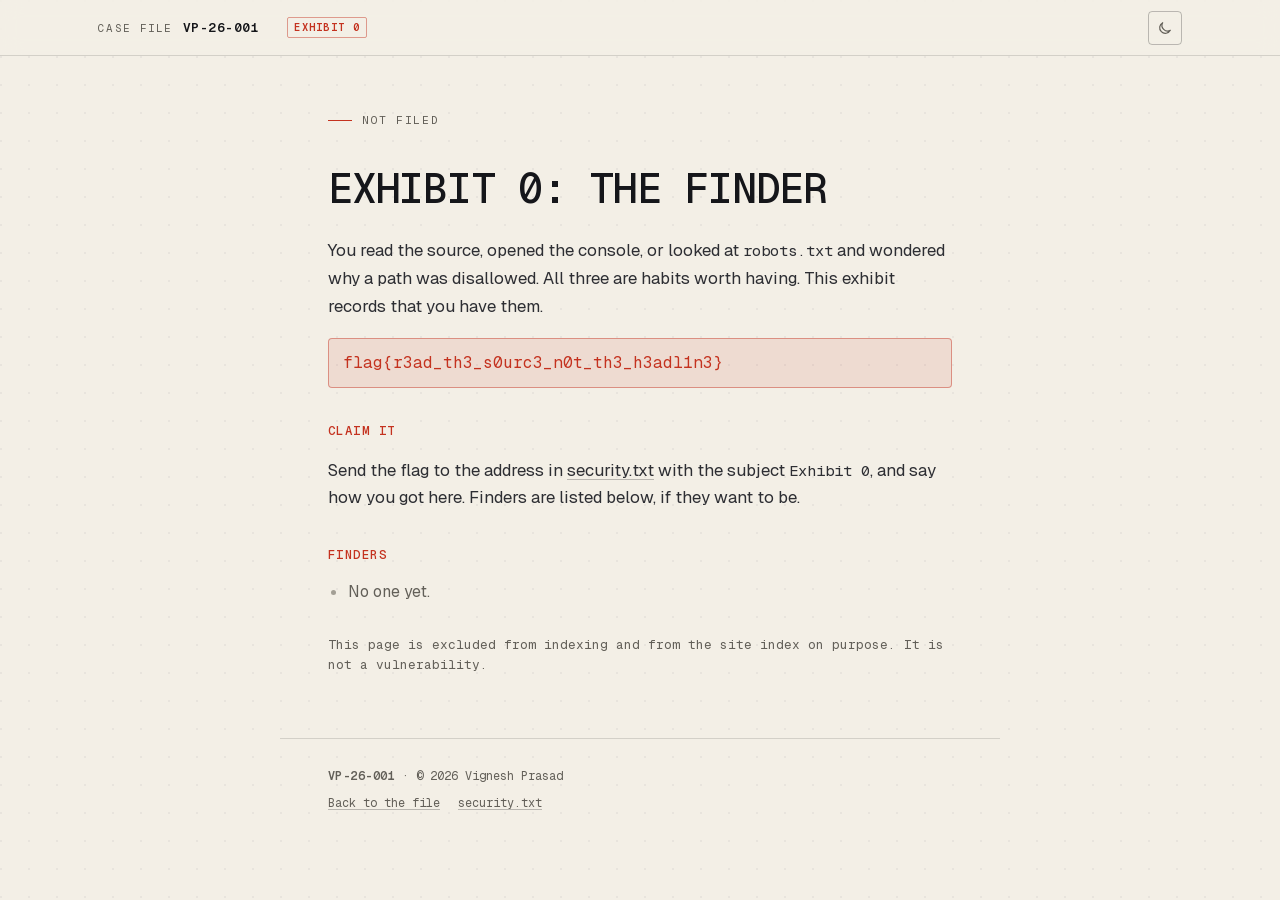
<file: exhibit-0/index.html>
<!doctype html>
<html lang="en" class="no-js">
<head>
<meta charset="utf-8">
<meta name="viewport" content="width=device-width, initial-scale=1, viewport-fit=cover">
<meta http-equiv="Content-Security-Policy" content="default-src 'none'; script-src 'self' 'sha256-ZfINbhOCXLqWs5/Qzg63HcHtY2dSsO7Wtbf2zIGNvVc='; style-src 'self'; img-src 'self' data:; font-src 'self'; connect-src 'self'; form-action 'self'; base-uri 'none'; object-src 'none'; manifest-src 'self'; require-trusted-types-for 'script'">
<title>Exhibit 0 · Vignesh Prasad</title>
<meta name="description" content="Exhibit 0. Case file VP-26-001, Vignesh Prasad.">
<meta name="robots" content="noindex, nofollow">
<meta name="color-scheme" content="dark light">
<meta name="referrer" content="no-referrer">
<link rel="icon" href="/assets/icon/favicon.svg" type="image/svg+xml">
<link rel="icon" href="/assets/icon/favicon-32.png" sizes="32x32" type="image/png">
<link rel="apple-touch-icon" href="/assets/icon/apple-touch-icon.png">
<link rel="stylesheet" href="/styles.css">
<script>(function(){try{var t=localStorage.getItem('theme');if(t==='light'||t==='dark'){document.documentElement.setAttribute('data-theme',t)}}catch(e){}document.documentElement.classList.replace('no-js','js')})()</script>
<script src="/main.js" defer></script>
</head>
<body>
<a class="skip" href="#main">Skip to content</a>
<header class="masthead" role="banner">
  <div class="masthead-row">
    <a class="file-no" href="/"><span class="file-no-label">Case file</span><span class="file-no-id">VP-26-001</span></a>
    <p class="masthead-status"><span class="stamp-inline">Exhibit 0</span></p>
    <div class="masthead-controls">
      <button class="theme-toggle" id="theme-toggle" type="button" aria-pressed="false" aria-label="Switch to light theme" title="Toggle light / dark">
        <svg class="ico ico-sun" viewBox="0 0 24 24" aria-hidden="true"><circle cx="12" cy="12" r="4"/><path d="M12 2v3M12 19v3M2 12h3M19 12h3M4.9 4.9l2.1 2.1M17 17l2.1 2.1M4.9 19.1 7 17M17 7l2.1-2.1"/></svg>
        <svg class="ico ico-moon" viewBox="0 0 24 24" aria-hidden="true"><path d="M20 15.5A8.5 8.5 0 0 1 8.5 4a8.5 8.5 0 1 0 11.5 11.5Z"/></svg>
      </button>
    </div>
  </div>
</header>
<main id="main" class="page">
<p class="eyebrow"><span>Not filed</span></p>
<h1 class="page-h">Exhibit 0: the finder</h1>
<p class="prose-lead">You read the source, opened the console, or looked at <code>robots.txt</code> and wondered why a path was disallowed. All three are habits worth having. This exhibit records that you have them.</p>
<pre class="snippet flag">flag{r3ad_th3_s0urc3_n0t_th3_h3adl1n3}</pre>
<h2>Claim it</h2>
<p class="prose-lead">Send the flag to the address in <a href="/.well-known/security.txt">security.txt</a> with the subject <code>Exhibit 0</code>, and say how you got here. Finders are listed below, if they want to be.</p>
<h2>Finders</h2>
<ul class="page-list placeholder-list"><li>No one yet.</li></ul>
<p class="page-meta">This page is excluded from indexing and from the site index on purpose. It is not a vulnerability.</p>
</main>
<footer class="colophon page-foot"><p><span class="file-no-id">VP-26-001</span> · © 2026 Vignesh Prasad</p><p class="colophon-links"><a href="/">Back to the file</a><a href="/.well-known/security.txt">security.txt</a></p></footer>
</body>
</html>
</file>
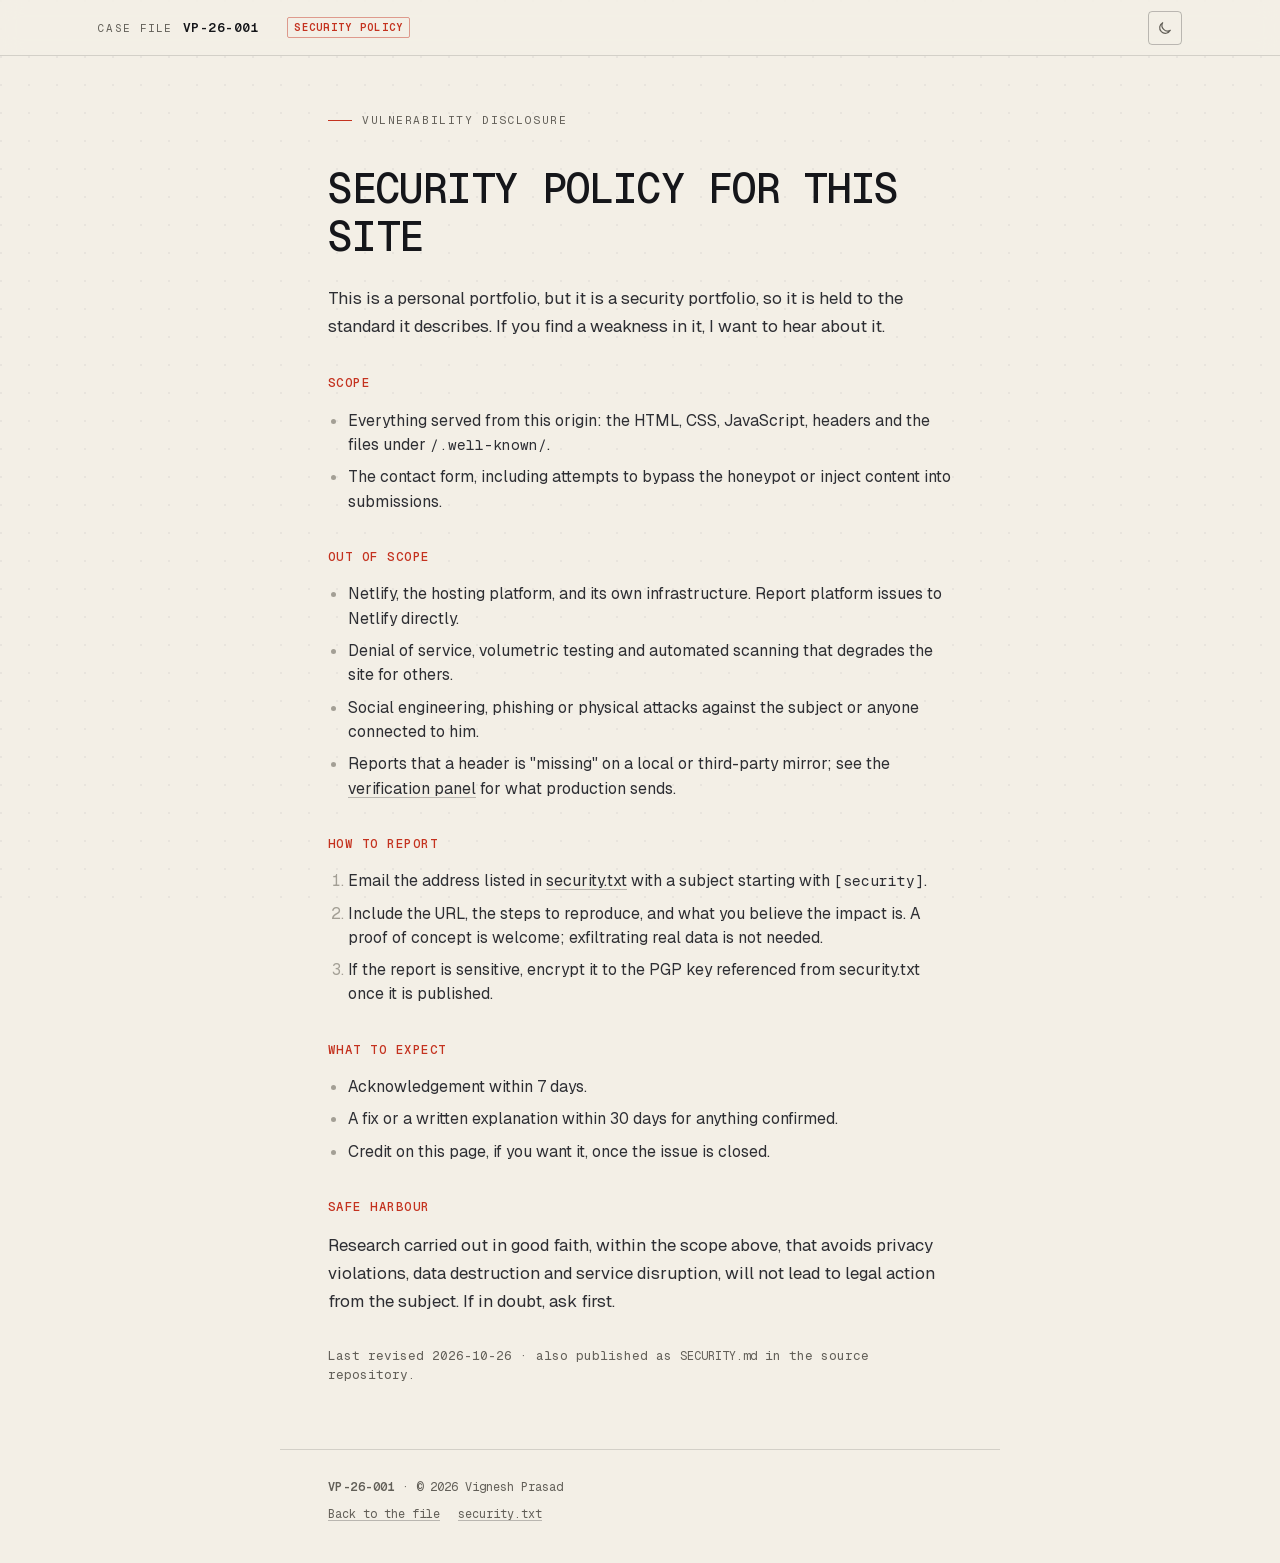
<file: security/index.html>
<!doctype html>
<html lang="en" class="no-js">
<head>
<meta charset="utf-8">
<meta name="viewport" content="width=device-width, initial-scale=1, viewport-fit=cover">
<meta http-equiv="Content-Security-Policy" content="default-src 'none'; script-src 'self' 'sha256-ZfINbhOCXLqWs5/Qzg63HcHtY2dSsO7Wtbf2zIGNvVc='; style-src 'self'; img-src 'self' data:; font-src 'self'; connect-src 'self'; form-action 'self'; base-uri 'none'; object-src 'none'; manifest-src 'self'; require-trusted-types-for 'script'">
<title>Security policy · Vignesh Prasad</title>
<meta name="description" content="Security policy. Case file VP-26-001, Vignesh Prasad.">

<meta name="color-scheme" content="dark light">
<meta name="referrer" content="no-referrer">
<link rel="icon" href="/assets/icon/favicon.svg" type="image/svg+xml">
<link rel="icon" href="/assets/icon/favicon-32.png" sizes="32x32" type="image/png">
<link rel="apple-touch-icon" href="/assets/icon/apple-touch-icon.png">
<link rel="stylesheet" href="/styles.css">
<script>(function(){try{var t=localStorage.getItem('theme');if(t==='light'||t==='dark'){document.documentElement.setAttribute('data-theme',t)}}catch(e){}document.documentElement.classList.replace('no-js','js')})()</script>
<script src="/main.js" defer></script>
</head>
<body>
<a class="skip" href="#main">Skip to content</a>
<header class="masthead" role="banner">
  <div class="masthead-row">
    <a class="file-no" href="/"><span class="file-no-label">Case file</span><span class="file-no-id">VP-26-001</span></a>
    <p class="masthead-status"><span class="stamp-inline">Security policy</span></p>
    <div class="masthead-controls">
      <button class="theme-toggle" id="theme-toggle" type="button" aria-pressed="false" aria-label="Switch to light theme" title="Toggle light / dark">
        <svg class="ico ico-sun" viewBox="0 0 24 24" aria-hidden="true"><circle cx="12" cy="12" r="4"/><path d="M12 2v3M12 19v3M2 12h3M19 12h3M4.9 4.9l2.1 2.1M17 17l2.1 2.1M4.9 19.1 7 17M17 7l2.1-2.1"/></svg>
        <svg class="ico ico-moon" viewBox="0 0 24 24" aria-hidden="true"><path d="M20 15.5A8.5 8.5 0 0 1 8.5 4a8.5 8.5 0 1 0 11.5 11.5Z"/></svg>
      </button>
    </div>
  </div>
</header>
<main id="main" class="page">
<p class="eyebrow"><span>Vulnerability disclosure</span></p>
<h1 class="page-h">Security policy for this site</h1>
<p class="prose-lead">This is a personal portfolio, but it is a security portfolio, so it is held to the standard it describes. If you find a weakness in it, I want to hear about it.</p>

<h2>Scope</h2>
<ul class="page-list">
  <li>Everything served from this origin: the HTML, CSS, JavaScript, headers and the files under <code>/.well-known/</code>.</li>
  <li>The contact form, including attempts to bypass the honeypot or inject content into submissions.</li>
</ul>
<h2>Out of scope</h2>
<ul class="page-list">
  <li>Netlify, the hosting platform, and its own infrastructure. Report platform issues to Netlify directly.</li>
  <li>Denial of service, volumetric testing and automated scanning that degrades the site for others.</li>
  <li>Social engineering, phishing or physical attacks against the subject or anyone connected to him.</li>
  <li>Reports that a header is "missing" on a local or third-party mirror; see the <a href="/#verify">verification panel</a> for what production sends.</li>
</ul>
<h2>How to report</h2>
<ol class="page-list">
  <li>Email the address listed in <a href="/.well-known/security.txt">security.txt</a> with a subject starting with <code>[security]</code>.</li>
  <li>Include the URL, the steps to reproduce, and what you believe the impact is. A proof of concept is welcome; exfiltrating real data is not needed.</li>
  <li>If the report is sensitive, encrypt it to the PGP key referenced from security.txt once it is published.</li>
</ol>
<h2>What to expect</h2>
<ul class="page-list">
  <li>Acknowledgement within 7 days.</li>
  <li>A fix or a written explanation within 30 days for anything confirmed.</li>
  <li>Credit on this page, if you want it, once the issue is closed.</li>
</ul>
<h2>Safe harbour</h2>
<p class="prose-lead">Research carried out in good faith, within the scope above, that avoids privacy violations, data destruction and service disruption, will not lead to legal action from the subject. If in doubt, ask first.</p>
<p class="page-meta">Last revised 2026-10-26 · also published as <code>SECURITY.md</code> in the source repository.</p>
</main>
<footer class="colophon page-foot"><p><span class="file-no-id">VP-26-001</span> · © 2026 Vignesh Prasad</p><p class="colophon-links"><a href="/">Back to the file</a><a href="/.well-known/security.txt">security.txt</a></p></footer>
</body>
</html>
</file>
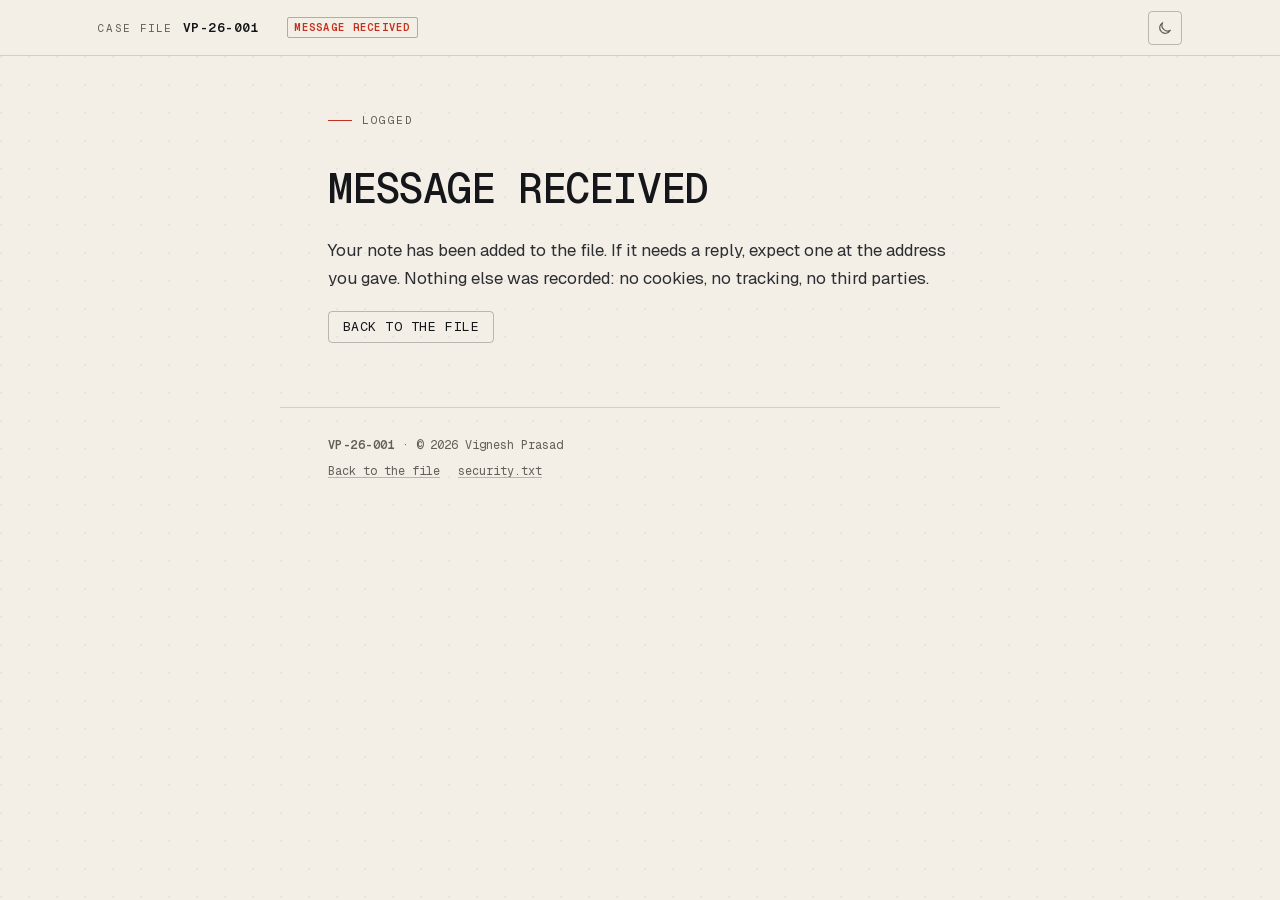
<file: sent/index.html>
<!doctype html>
<html lang="en" class="no-js">
<head>
<meta charset="utf-8">
<meta name="viewport" content="width=device-width, initial-scale=1, viewport-fit=cover">
<meta http-equiv="Content-Security-Policy" content="default-src 'none'; script-src 'self' 'sha256-ZfINbhOCXLqWs5/Qzg63HcHtY2dSsO7Wtbf2zIGNvVc='; style-src 'self'; img-src 'self' data:; font-src 'self'; connect-src 'self'; form-action 'self'; base-uri 'none'; object-src 'none'; manifest-src 'self'; require-trusted-types-for 'script'">
<title>Message received · Vignesh Prasad</title>
<meta name="description" content="Message received. Case file VP-26-001, Vignesh Prasad.">
<meta name="robots" content="noindex, nofollow">
<meta name="color-scheme" content="dark light">
<meta name="referrer" content="no-referrer">
<link rel="icon" href="/assets/icon/favicon.svg" type="image/svg+xml">
<link rel="icon" href="/assets/icon/favicon-32.png" sizes="32x32" type="image/png">
<link rel="apple-touch-icon" href="/assets/icon/apple-touch-icon.png">
<link rel="stylesheet" href="/styles.css">
<script>(function(){try{var t=localStorage.getItem('theme');if(t==='light'||t==='dark'){document.documentElement.setAttribute('data-theme',t)}}catch(e){}document.documentElement.classList.replace('no-js','js')})()</script>
<script src="/main.js" defer></script>
</head>
<body>
<a class="skip" href="#main">Skip to content</a>
<header class="masthead" role="banner">
  <div class="masthead-row">
    <a class="file-no" href="/"><span class="file-no-label">Case file</span><span class="file-no-id">VP-26-001</span></a>
    <p class="masthead-status"><span class="stamp-inline">Message received</span></p>
    <div class="masthead-controls">
      <button class="theme-toggle" id="theme-toggle" type="button" aria-pressed="false" aria-label="Switch to light theme" title="Toggle light / dark">
        <svg class="ico ico-sun" viewBox="0 0 24 24" aria-hidden="true"><circle cx="12" cy="12" r="4"/><path d="M12 2v3M12 19v3M2 12h3M19 12h3M4.9 4.9l2.1 2.1M17 17l2.1 2.1M4.9 19.1 7 17M17 7l2.1-2.1"/></svg>
        <svg class="ico ico-moon" viewBox="0 0 24 24" aria-hidden="true"><path d="M20 15.5A8.5 8.5 0 0 1 8.5 4a8.5 8.5 0 1 0 11.5 11.5Z"/></svg>
      </button>
    </div>
  </div>
</header>
<main id="main" class="page">
<p class="eyebrow"><span>Logged</span></p>
<h1 class="page-h">Message received</h1>
<p class="prose-lead">Your note has been added to the file. If it needs a reply, expect one at the address you gave. Nothing else was recorded: no cookies, no tracking, no third parties.</p>
<p><a class="btn" href="/">Back to the file</a></p>
</main>
<footer class="colophon page-foot"><p><span class="file-no-id">VP-26-001</span> · © 2026 Vignesh Prasad</p><p class="colophon-links"><a href="/">Back to the file</a><a href="/.well-known/security.txt">security.txt</a></p></footer>
</body>
</html>
</file>
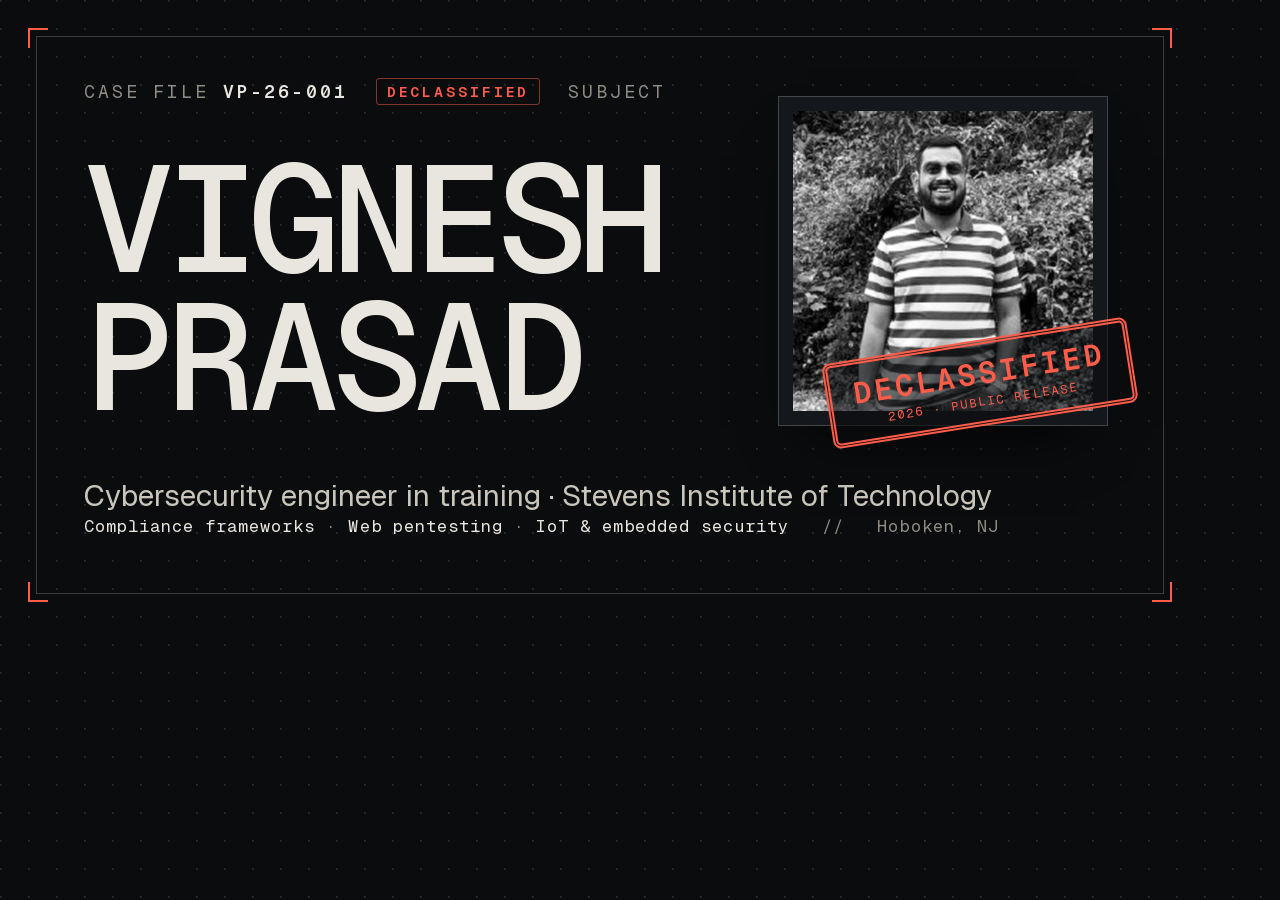
<file: scripts/og.html>
<!doctype html>
<html lang="en"><head><meta charset="utf-8">
<style>
@font-face{font-family:"Geist Mono";src:url("../fonts/geist-mono-latin.woff2") format("woff2");font-weight:100 900}
@font-face{font-family:"Geist";src:url("../fonts/geist-latin.woff2") format("woff2");font-weight:100 900}
html,body{margin:0;width:1200px;height:630px;overflow:hidden}
body{background:#0b0c0e;color:#e9e6df;font-family:"Geist Mono",monospace;position:relative;
  background-image:radial-gradient(circle at 1px 1px, rgba(233,230,223,.12) 1px, transparent 1.2px);background-size:28px 28px}
.frame{position:absolute;inset:36px;border:1px solid rgba(233,230,223,.22)}
.reg{position:absolute;width:18px;height:18px;border:0 solid #ff5c4a}
.tl{top:28px;left:28px;border-top-width:2px;border-left-width:2px}.tr{top:28px;right:28px;border-top-width:2px;border-right-width:2px}
.bl{bottom:28px;left:28px;border-bottom-width:2px;border-left-width:2px}.br{bottom:28px;right:28px;border-bottom-width:2px;border-right-width:2px}
.top{position:absolute;left:84px;top:78px;font-size:18px;letter-spacing:.16em;text-transform:uppercase;color:#8f8c83;display:flex;gap:28px;align-items:center}
.top b{color:#e9e6df;font-weight:600}
.top .st{color:#ff5c4a;border:1.5px solid rgba(255,92,74,.5);padding:3px 10px;border-radius:3px;font-size:15px;font-weight:600}
h1{position:absolute;left:84px;top:150px;margin:0;font-size:150px;line-height:.92;letter-spacing:-.05em;font-weight:500;text-transform:uppercase}
.role{position:absolute;left:84px;top:446px;font-family:"Geist",sans-serif;font-size:30px;color:#c9c5bb}
.foot{position:absolute;left:84px;bottom:76px;font-size:17px;color:#8f8c83;letter-spacing:.06em}
.foot span{color:#e9e6df}
.photo{position:absolute;right:92px;top:96px;width:300px;height:300px;padding:14px;background:#14171b;border:1px solid rgba(233,230,223,.22);box-shadow:0 30px 60px -30px #000}
.photo img{width:100%;height:100%;object-fit:cover;filter:grayscale(1) contrast(1.05);display:block}
.stamp{position:absolute;right:66px;top:340px;transform:rotate(-9deg);padding:12px 22px;border:5px double #ff5c4a;border-radius:8px;color:#ff5c4a;text-align:center;text-transform:uppercase;letter-spacing:.2em;line-height:1.1;background:rgba(11,12,14,.6)}
.stamp span{display:block;font-size:30px;font-weight:600}.stamp small{display:block;font-size:12px;letter-spacing:.18em;margin-top:6px}
</style></head><body>
<div class="frame"></div><i class="reg tl"></i><i class="reg tr"></i><i class="reg bl"></i><i class="reg br"></i>
<div class="top"><span>Case file <b>VP-26-001</b></span><span class="st">Declassified</span><span>Subject</span></div>
<h1>Vignesh<br>Prasad</h1>
<p class="role">Cybersecurity engineer in training · Stevens Institute of Technology</p>
<p class="foot"><span>Compliance frameworks</span> · <span>Web pentesting</span> · <span>IoT &amp; embedded security</span> &nbsp;&nbsp;//&nbsp;&nbsp; Hoboken, NJ</p>
<div class="photo"><img src="../assets/img/portrait.jpg" alt=""></div>
<div class="stamp"><span>Declassified</span><small>2026 · public release</small></div>
</body></html>
</file>
<file: styles.css>
/* ==========================================================================
   CASE FILE VP-26-001 · stylesheet
   Hand-written. One accent, two themes, no framework.
   Order: fonts → tokens → reset → masthead → index → cover → sections →
          exhibits → custody → threat model → credentials → locations →
          verify → disclosure → colophon → states (motion, print, phone)
   ========================================================================== */

/* ---------- fonts (self-hosted, Geist, SIL OFL 1.1) ---------- */
@font-face {
  font-family: "Geist Mono";
  src: url("/fonts/geist-mono-latin.woff2") format("woff2");
  font-weight: 100 900;
  font-style: normal;
  font-display: swap;
  unicode-range: U+0000-00FF, U+0131, U+0152-0153, U+02BB-02BC, U+02C6, U+02DA, U+02DC, U+2000-206F, U+2074, U+20AC, U+2122, U+2191, U+2193, U+2212, U+2215, U+FEFF, U+FFFD;
}
@font-face {
  font-family: "Geist Mono";
  src: url("/fonts/geist-mono-latin-ext.woff2") format("woff2");
  font-weight: 100 900;
  font-style: normal;
  font-display: swap;
  unicode-range: U+0100-024F, U+0259, U+1E00-1EFF, U+2020, U+20A0-20AB, U+20AD-20CF, U+2113, U+2C60-2C7F, U+A720-A7FF;
}
@font-face {
  font-family: "Geist";
  src: url("/fonts/geist-latin.woff2") format("woff2");
  font-weight: 100 900;
  font-style: normal;
  font-display: swap;
  unicode-range: U+0000-00FF, U+0131, U+0152-0153, U+02BB-02BC, U+02C6, U+02DA, U+02DC, U+2000-206F, U+2074, U+20AC, U+2122, U+2191, U+2193, U+2212, U+2215, U+FEFF, U+FFFD;
}
@font-face {
  font-family: "Geist";
  src: url("/fonts/geist-latin-ext.woff2") format("woff2");
  font-weight: 100 900;
  font-style: normal;
  font-display: swap;
  unicode-range: U+0100-024F, U+0259, U+1E00-1EFF, U+2020, U+20A0-20AB, U+20AD-20CF, U+2113, U+2C60-2C7F, U+A720-A7FF;
}

/* ---------- tokens ---------- */
:root {
  color-scheme: dark;
  --bg: #0b0c0e;
  --bg-2: #101215;
  --surface: #14171b;
  --surface-2: #1a1e23;
  --ink: #e9e6df;
  --ink-2: #c9c5bb;
  --muted: #8f8c83;
  --faint: #55534d;
  --line: rgba(233, 230, 223, 0.12);
  --line-2: rgba(233, 230, 223, 0.22);
  --accent: #ff5c4a;
  --accent-ink: #0b0c0e;
  --accent-soft: rgba(255, 92, 74, 0.14);
  --accent-line: rgba(255, 92, 74, 0.45);
  --redact: #e9e6df;
  --ok: #4fd08a;
  --warn: #e8b84a;
  --bad: #ff6b5c;
  --shadow: 0 1px 0 rgba(0, 0, 0, 0.4), 0 24px 48px -32px rgba(0, 0, 0, 0.8);
  --mono: "Geist Mono", ui-monospace, SFMono-Regular, Menlo, Consolas, monospace;
  --sans: "Geist", system-ui, -apple-system, "Segoe UI", Helvetica, Arial, sans-serif;
  --radius: 4px;
  --max: 1180px;
  --gutter: clamp(16px, 4vw, 48px);
  --masthead-h: 56px;
}
@media (prefers-color-scheme: light) {
  :root:not([data-theme="dark"]) {
    color-scheme: light;
    --bg: #f3efe6;
    --bg-2: #ede8dd;
    --surface: #faf7f0;
    --surface-2: #f0ebe0;
    --ink: #15161a;
    --ink-2: #2d2e33;
    --muted: #625f58;
    --faint: #a39f95;
    --line: rgba(21, 22, 26, 0.14);
    --line-2: rgba(21, 22, 26, 0.26);
    --accent: #c4321f;
    --accent-ink: #faf7f0;
    --accent-soft: rgba(196, 50, 31, 0.1);
    --accent-line: rgba(196, 50, 31, 0.45);
    --redact: #15161a;
    --ok: #1f8a4c;
    --warn: #9a6b00;
    --bad: #b8261a;
    --shadow: 0 1px 0 rgba(21, 22, 26, 0.06), 0 24px 48px -32px rgba(21, 22, 26, 0.35);
  }
}
:root[data-theme="light"] {
  color-scheme: light;
  --bg: #f3efe6;
  --bg-2: #ede8dd;
  --surface: #faf7f0;
  --surface-2: #f0ebe0;
  --ink: #15161a;
  --ink-2: #2d2e33;
  --muted: #625f58;
  --faint: #a39f95;
  --line: rgba(21, 22, 26, 0.14);
  --line-2: rgba(21, 22, 26, 0.26);
  --accent: #c4321f;
  --accent-ink: #faf7f0;
  --accent-soft: rgba(196, 50, 31, 0.1);
  --accent-line: rgba(196, 50, 31, 0.45);
  --redact: #15161a;
  --ok: #1f8a4c;
  --warn: #9a6b00;
  --bad: #b8261a;
  --shadow: 0 1px 0 rgba(21, 22, 26, 0.06), 0 24px 48px -32px rgba(21, 22, 26, 0.35);
}

/* ---------- reset & base ---------- */
*, *::before, *::after { box-sizing: border-box; }
html {
  -webkit-text-size-adjust: 100%;
  scroll-behavior: smooth;
  scroll-padding-top: calc(var(--masthead-h) + 24px);
}
body {
  margin: 0;
  background: var(--bg);
  color: var(--ink);
  font-family: var(--sans);
  font-size: 1rem;
  line-height: 1.55;
  font-feature-settings: "ss01", "cv11";
  text-rendering: optimizeLegibility;
  -webkit-font-smoothing: antialiased;
  background-image:
    radial-gradient(circle at 1px 1px, var(--line) 1px, transparent 1.2px);
  background-size: 28px 28px;
  background-attachment: fixed;
}
img, svg { display: block; max-width: 100%; }
img { height: auto; }
a { color: inherit; text-decoration-color: var(--line-2); text-underline-offset: 0.18em; }
a:hover { text-decoration-color: var(--accent); }
h1, h2, h3, h4 { margin: 0; font-weight: 500; line-height: 1.15; letter-spacing: -0.01em; }
p { margin: 0; }
code, pre, kbd { font-family: var(--mono); }
code { font-size: 0.92em; }
abbr[title] { text-decoration: underline dotted; text-underline-offset: 0.18em; cursor: help; }
button { font: inherit; color: inherit; }
:focus-visible { outline: 2px solid var(--accent); outline-offset: 3px; border-radius: 2px; }
::selection { background: var(--accent); color: var(--accent-ink); }

.skip {
  position: absolute; left: 12px; top: -60px; z-index: 100;
  padding: 10px 14px; background: var(--accent); color: var(--accent-ink);
  font-family: var(--mono); font-size: 0.8rem; text-decoration: none; border-radius: var(--radius);
  transition: top 0.15s;
}
.skip:focus { top: 12px; }

/* trace field (drawn by main.js; the body dot grid stays as the no-JS fallback) */
.trace-field { position: fixed; inset: 0; width: 100%; height: 100%; z-index: -1; pointer-events: none; }
.has-field body { background-image: none; }

/* mono labels used everywhere */
.mono, .eyebrow, .exh-no, .sec-no, .kind, .file-no, .idx, .bag-type, .place-years, .cred-when,
.index-title, .index-list, .index-foot, .masthead-status, .switch-text, .grade, .hdr-table,
.hash-list dt, .panel-status, .form-note, .colophon, .tm-key, .fact dt, .bag-meta dt, .btn, label {
  font-family: var(--mono);
}

/* ---------- buttons ---------- */
.btn {
  display: inline-flex; align-items: center; gap: 0.5em;
  padding: 0.65em 1.05em;
  border: 1px solid var(--line-2); border-radius: var(--radius);
  background: transparent; color: var(--ink);
  font-size: 0.82rem; letter-spacing: 0.04em; text-transform: uppercase; text-decoration: none;
  cursor: pointer; line-height: 1;
  transition: border-color 0.15s, background-color 0.15s, color 0.15s, transform 0.15s;
}
.btn:hover { border-color: var(--accent); color: var(--accent); }
.btn:active { transform: translateY(1px); }
.btn-primary { background: var(--ink); color: var(--bg); border-color: var(--ink); }
.btn-primary:hover { background: var(--accent); border-color: var(--accent); color: var(--accent-ink); }
.btn-sm { padding: 0.5em 0.8em; font-size: 0.74rem; }

/* ---------- masthead ---------- */
.masthead {
  position: sticky; top: 0; z-index: 50;
  height: var(--masthead-h);
  background: color-mix(in srgb, var(--bg) 82%, transparent);
  backdrop-filter: blur(10px); -webkit-backdrop-filter: blur(10px);
  border-bottom: 1px solid var(--line);
}
.masthead-row {
  max-width: var(--max); margin: 0 auto; padding: 0 var(--gutter);
  height: 100%; display: flex; align-items: center; gap: 24px;
}
.file-no { display: inline-flex; align-items: baseline; gap: 10px; text-decoration: none; font-size: 0.8rem; }
.file-no-label { color: var(--muted); text-transform: uppercase; letter-spacing: 0.12em; font-size: 0.68rem; }
.file-no-id { font-weight: 600; letter-spacing: 0.04em; }
.masthead-status { margin-left: 4px; color: var(--muted); font-size: 0.74rem; display: flex; gap: 10px; align-items: center; }
.masthead-status .sep { color: var(--faint); }
.stamp-inline {
  color: var(--accent); border: 1px solid var(--accent-line); border-radius: 2px;
  padding: 1px 6px; text-transform: uppercase; letter-spacing: 0.12em; font-size: 0.66rem; font-weight: 600;
}
.masthead-controls { margin-left: auto; display: flex; align-items: center; gap: 14px; }

/* switch */
.switch { display: inline-flex; align-items: center; gap: 10px; cursor: pointer; font-size: 0.74rem; color: var(--muted); user-select: none; }
.switch:hover { color: var(--ink); }
.switch-input { position: absolute; width: 1px; height: 1px; margin: -1px; padding: 0; overflow: hidden; clip: rect(0 0 0 0); white-space: nowrap; border: 0; }
.switch-track {
  position: relative; width: 34px; height: 18px; border-radius: 999px;
  border: 1px solid var(--line-2); background: var(--surface);
  transition: background-color 0.2s, border-color 0.2s;
}
.switch-knob {
  position: absolute; top: 2px; left: 2px; width: 12px; height: 12px; border-radius: 50%;
  background: var(--muted); transition: transform 0.2s, background-color 0.2s;
}
.switch-input:checked + .switch-track { background: var(--accent-soft); border-color: var(--accent); }
.switch-input:checked + .switch-track .switch-knob { transform: translateX(16px); background: var(--accent); }
.switch-input:focus-visible + .switch-track { outline: 2px solid var(--accent); outline-offset: 3px; }
.switch-text { text-transform: uppercase; letter-spacing: 0.08em; }

/* theme toggle (progressive: hidden without JS) */
.theme-toggle {
  width: 34px; height: 34px; display: inline-grid; place-items: center;
  border: 1px solid var(--line-2); border-radius: var(--radius); background: transparent; cursor: pointer;
  color: var(--muted);
}
.theme-toggle:hover { color: var(--accent); border-color: var(--accent); }
.theme-toggle .ico { width: 16px; height: 16px; fill: none; stroke: currentColor; stroke-width: 1.8; stroke-linecap: round; stroke-linejoin: round; }
.no-js .theme-toggle { display: none; }
.ico-moon { display: none; }
:root[data-theme="light"] .ico-sun { display: none; }
:root[data-theme="light"] .ico-moon { display: block; }
@media (prefers-color-scheme: light) {
  :root:not([data-theme="dark"]) .ico-sun { display: none; }
  :root:not([data-theme="dark"]) .ico-moon { display: block; }
}

/* ---------- dossier layout ---------- */
.dossier {
  max-width: var(--max); margin: 0 auto; padding: 0 var(--gutter);
  display: grid; grid-template-columns: 200px minmax(0, 1fr); gap: 0 56px;
  align-items: start;
}
main { min-width: 0; padding-bottom: 80px; }

/* index (left rail) */
.index {
  position: sticky; top: calc(var(--masthead-h) + 32px);
  padding: 32px 0;
  font-size: 0.78rem;
}
.index-title { color: var(--muted); text-transform: uppercase; letter-spacing: 0.14em; font-size: 0.66rem; margin-bottom: 14px; }
.index-list { list-style: none; margin: 0; padding: 0; display: grid; gap: 2px; }
.index-list a {
  display: flex; gap: 12px; align-items: baseline;
  padding: 7px 10px 7px 0; text-decoration: none; color: var(--muted);
  border-left: 1px solid var(--line); padding-left: 12px;
  transition: color 0.15s, border-color 0.15s;
}
.index-list a:hover { color: var(--ink); border-color: var(--ink); }
.index-list a.is-active { color: var(--ink); border-color: var(--accent); }
.idx { color: var(--muted); font-size: 0.68rem; }
.index-list a.is-active .idx { color: var(--accent); }
.index-foot { margin-top: 20px; color: var(--muted); font-size: 0.7rem; }
.index-foot a { color: var(--muted); }

/* ---------- cover ---------- */
.cover { padding: 56px 0 24px; border-bottom: 1px solid var(--line); margin-bottom: 8px; }
.cover-grid { display: grid; grid-template-columns: minmax(0, 1fr) 280px; gap: 40px; align-items: start; }
.eyebrow { color: var(--muted); text-transform: uppercase; letter-spacing: 0.14em; font-size: 0.7rem; margin-bottom: 18px; display: flex; align-items: center; gap: 10px; }
.eyebrow::before { content: ""; width: 24px; height: 1px; background: var(--accent); }
.subject-name {
  font-family: var(--mono);
  font-size: clamp(2.8rem, 8.6vw, 6.6rem);
  font-weight: 500; line-height: 0.95; letter-spacing: -0.045em;
  text-transform: uppercase; margin: 0 0 18px;
}
.subject-role { font-size: clamp(1.05rem, 1.6vw, 1.3rem); color: var(--ink-2); margin-bottom: 30px; }
.facts { margin: 0 0 30px; display: grid; gap: 10px; max-width: 620px; }
.fact { display: grid; grid-template-columns: 90px minmax(0, 1fr); gap: 16px; padding: 10px 0; border-top: 1px solid var(--line); }
.fact:last-child { border-bottom: 1px solid var(--line); }
.fact dt { color: var(--muted); text-transform: uppercase; letter-spacing: 0.1em; font-size: 0.68rem; padding-top: 3px; }
.fact dd { margin: 0; font-size: 0.95rem; color: var(--ink-2); }
.live-dot { display: inline-block; width: 8px; height: 8px; border-radius: 50%; background: var(--ok); margin-right: 8px; vertical-align: 1px; box-shadow: 0 0 0 3px color-mix(in srgb, var(--ok) 20%, transparent); animation: pulse 2.4s ease-in-out infinite; }
@keyframes pulse { 0%, 100% { box-shadow: 0 0 0 3px color-mix(in srgb, var(--ok) 20%, transparent); } 50% { box-shadow: 0 0 0 7px color-mix(in srgb, var(--ok) 6%, transparent); } }
.cover-actions { display: flex; gap: 10px; flex-wrap: wrap; }

.id-photo { margin: 0; position: relative; padding-top: 8px; }
.id-frame {
  position: relative; padding: 14px; border: 1px solid var(--line-2); background: var(--surface);
  box-shadow: var(--shadow);
}
.id-frame img { width: 100%; filter: grayscale(1) contrast(1.05); transition: filter 0.4s; }
.id-frame:hover img { filter: grayscale(0.2) contrast(1); }
.reg { position: absolute; width: 10px; height: 10px; border-color: var(--accent); border-style: solid; border-width: 0; }
.reg-tl { top: 4px; left: 4px; border-top-width: 1px; border-left-width: 1px; }
.reg-tr { top: 4px; right: 4px; border-top-width: 1px; border-right-width: 1px; }
.reg-bl { bottom: 4px; left: 4px; border-bottom-width: 1px; border-left-width: 1px; }
.reg-br { bottom: 4px; right: 4px; border-bottom-width: 1px; border-right-width: 1px; }
.id-photo figcaption { margin-top: 10px; font-family: var(--mono); font-size: 0.72rem; color: var(--muted); display: flex; gap: 10px; }
.exh-no { color: var(--accent); text-transform: uppercase; letter-spacing: 0.1em; font-size: 0.68rem; font-weight: 600; }

.stamp {
  position: absolute; right: -14px; bottom: 44px;
  transform: rotate(-9deg);
  padding: 8px 14px; border: 3px double var(--accent); border-radius: 6px;
  color: var(--accent); text-align: center; background: color-mix(in srgb, var(--bg) 40%, transparent);
  font-family: var(--mono); text-transform: uppercase; letter-spacing: 0.2em; line-height: 1.1;
  opacity: 0.92; mix-blend-mode: normal;
  mask-image: radial-gradient(circle at 30% 40%, #000 60%, rgba(0,0,0,0.55) 100%);
  -webkit-mask-image: radial-gradient(circle at 30% 40%, #000 60%, rgba(0,0,0,0.55) 100%);
}
.stamp span { display: block; font-size: 0.95rem; font-weight: 600; }
.stamp small { display: block; font-size: 0.56rem; letter-spacing: 0.14em; margin-top: 3px; }

.hexdump {
  margin: 44px 0 0; padding: 14px 0 0; border-top: 1px dashed var(--line);
  font-size: 0.68rem; line-height: 1.5; color: var(--muted); overflow: hidden; white-space: pre;
  user-select: none;
}

/* ---------- sections ---------- */
.sec { padding: 64px 0 24px; border-bottom: 1px solid var(--line); }
.sec-head { display: grid; grid-template-columns: 64px minmax(0, 1fr); gap: 8px 16px; align-items: baseline; margin-bottom: 32px; }
.sec-no { color: var(--accent); font-size: 0.82rem; font-weight: 600; letter-spacing: 0.08em; }
.sec-head h2 { font-family: var(--mono); font-size: clamp(1.5rem, 2.6vw, 2.05rem); text-transform: uppercase; letter-spacing: -0.02em; }
.sec-hint { grid-column: 2; color: var(--muted); font-size: 0.92rem; max-width: 62ch; }
.sec-hint em { font-style: normal; color: var(--ink); }

.prose { max-width: 68ch; font-size: 1.06rem; line-height: 1.65; display: grid; gap: 18px; color: var(--ink-2); }
.prose-sm { max-width: 68ch; color: var(--muted); font-size: 0.95rem; margin-top: 24px; }

/* redaction */
.redact {
  background: var(--redact); color: transparent; border-radius: 2px; padding: 0 0.3em;
  box-decoration-break: clone; -webkit-box-decoration-break: clone;
  cursor: help; outline-offset: 2px;
  transition: background-color 0.3s, color 0.3s;
}
.redact:hover, .redact:focus-visible, .redact.is-open,
body:has(#declassify:checked) .redact {
  background: var(--accent-soft); color: var(--ink);
  box-shadow: inset 0 -1px 0 var(--accent);
}
.redact::selection { color: var(--ink); }

/* placeholders: anything still to be supplied by the subject */
.placeholder { position: relative; border: 1px dashed var(--accent-line) !important; }
.placeholder::after {
  content: "to be supplied"; position: absolute; top: -9px; right: 12px;
  font-family: var(--mono); font-size: 0.6rem; letter-spacing: 0.14em; text-transform: uppercase;
  color: var(--accent); background: var(--bg); padding: 0 6px;
}
.note { margin-top: 32px; padding: 18px 20px; border-radius: var(--radius); background: var(--surface); max-width: 68ch; }
.note p { color: var(--muted); font-size: 0.92rem; }
.note-label { font-family: var(--mono); font-size: 0.68rem; text-transform: uppercase; letter-spacing: 0.14em; color: var(--accent); margin-bottom: 6px; }
.placeholder-inline span { color: var(--muted); border-bottom: 1px dashed var(--accent-line); }

/* ---------- exhibits: evidence bags ---------- */
.evidence { list-style: none; margin: 0; padding: 0; display: grid; grid-template-columns: repeat(2, minmax(0, 1fr)); gap: 18px; }
.bag {
  position: relative; display: flex; flex-direction: column; gap: 12px;
  padding: 0 22px 22px; border: 1px solid var(--line); border-radius: var(--radius);
  background: var(--surface); box-shadow: var(--shadow);
  transition: border-color 0.2s, transform 0.2s;
}
.bag:hover { border-color: var(--line-2); transform: translateY(-2px); }
.bag-seal {
  height: 12px; margin: 0 -22px 6px; border-bottom: 1px solid var(--line);
  background: repeating-linear-gradient(90deg, var(--ink) 0 1px, transparent 1px 4px, var(--ink) 4px 6px, transparent 6px 7px, var(--ink) 7px 8px, transparent 8px 12px);
  opacity: 0.35;
}
.bag-head { display: flex; justify-content: space-between; align-items: baseline; gap: 12px; }
.bag-type { color: var(--muted); font-size: 0.68rem; text-transform: uppercase; letter-spacing: 0.1em; }
.bag h3 { font-size: 1.28rem; letter-spacing: -0.015em; }
.bag p { color: var(--ink-2); font-size: 0.95rem; }
.bag-meta { margin: 6px 0 0; display: grid; grid-template-columns: 96px minmax(0, 1fr); gap: 6px 12px; font-size: 0.84rem; padding-top: 12px; border-top: 1px dashed var(--line); }
.bag-meta dt { color: var(--muted); text-transform: uppercase; letter-spacing: 0.08em; font-size: 0.64rem; padding-top: 3px; }
.bag-meta dd { margin: 0; color: var(--ink-2); }
.bag.placeholder { background: transparent; box-shadow: none; }
.bag.placeholder h3 { color: var(--muted); }

/* open investigations: planned work, clearly marked */
.open-head { margin: 40px 0 18px; display: grid; gap: 6px; }
.open-head h3 { font-family: var(--mono); font-size: 0.78rem; text-transform: uppercase; letter-spacing: 0.14em; color: var(--muted); }
.open-head .sec-hint { grid-column: 1; }
.bag-open { background: color-mix(in srgb, var(--bg) 78%, transparent); box-shadow: none; border-style: dashed; }
.bag-open:hover { transform: none; }
.bag-open .bag-seal { opacity: 0.18; }
.bag-open h3 { color: var(--ink-2); }
.bag-status { color: var(--warn); font-family: var(--mono); font-size: 0.66rem; text-transform: uppercase; letter-spacing: 0.1em; }
.evidence-open { grid-template-columns: repeat(3, minmax(0, 1fr)); }
@media (max-width: 1024px) { .evidence-open { grid-template-columns: 1fr; } }

/* ---------- chain of custody ---------- */
.custody { list-style: none; margin: 0; padding: 0; position: relative; }
.custody::before { content: ""; position: absolute; left: 196px; top: 8px; bottom: 8px; width: 1px; background: var(--line-2); }
.entry { position: relative; display: grid; grid-template-columns: 170px minmax(0, 1fr); gap: 52px; padding: 22px 0; border-bottom: 1px dashed var(--line); }
.entry:last-child { border-bottom: 0; }
.entry::before {
  content: ""; position: absolute; left: 192px; top: 30px; width: 9px; height: 9px; border-radius: 50%;
  background: var(--bg); border: 1px solid var(--ink);
}
.entry-current::before { background: var(--accent); border-color: var(--accent); box-shadow: 0 0 0 4px var(--accent-soft); }
.entry-when { font-family: var(--mono); font-size: 0.8rem; color: var(--ink-2); display: flex; flex-wrap: wrap; gap: 6px; align-items: baseline; padding-top: 2px; }
.entry-when .arrow { color: var(--faint); }
.entry-when .now { color: var(--accent); }
.kind { flex-basis: 100%; color: var(--muted); text-transform: uppercase; letter-spacing: 0.1em; font-size: 0.64rem; margin-top: 4px; }
.entry-body h3 { font-size: 1.2rem; }
.entry-org { color: var(--muted); font-family: var(--mono); font-size: 0.8rem; margin: 4px 0 10px; }
.entry-body ul { margin: 0; padding-left: 18px; color: var(--ink-2); font-size: 0.95rem; display: grid; gap: 4px; }
.entry-body li::marker { color: var(--faint); }

/* ---------- threat model ---------- */
.tm { margin: 0 0 28px; padding: 18px; border: 1px solid var(--line); border-radius: var(--radius); background: var(--surface); box-shadow: var(--shadow); }
.tm-svg { width: 100%; height: auto; font-family: var(--mono); }
.tm-boundary { fill: none; stroke: var(--line-2); stroke-dasharray: 6 5; }
.tm-boundary-inner { stroke: var(--faint); }
.tm-bound-label { font-size: 10px; letter-spacing: 0.14em; fill: var(--muted); }
.tm-edges line { stroke: var(--muted); stroke-width: 1.2; }
.tm-edges .tm-edge-ctrl { stroke: var(--accent); stroke-dasharray: 3 4; }
.tm-arrowhead { fill: var(--muted); }
.tm-actor circle { fill: none; stroke: var(--accent); stroke-width: 1.4; stroke-dasharray: 2 3; }
.tm-asset rect { fill: var(--bg); stroke: var(--ink); stroke-width: 1.1; }
.tm-ctrl path { fill: var(--accent-soft); stroke: var(--accent); stroke-width: 1.2; }
.tm-node-label { font-size: 11px; font-weight: 600; letter-spacing: 0.06em; fill: var(--ink); text-anchor: middle; }
.tm-node-sub { font-size: 9.5px; fill: var(--muted); text-anchor: middle; }
.tm figcaption { display: flex; flex-wrap: wrap; gap: 8px 22px; margin-top: 14px; font-size: 0.7rem; color: var(--muted); text-transform: uppercase; letter-spacing: 0.08em; }
.tm-key { display: inline-flex; align-items: center; gap: 8px; }
.tm-swatch { width: 14px; height: 10px; border: 1px solid var(--ink); display: inline-block; }
.tm-swatch-asset { background: var(--bg); }
.tm-swatch-ctrl { background: var(--accent-soft); border-color: var(--accent); border-radius: 50% 50% 40% 40%; }
.tm-swatch-edge { height: 0; border: 0; border-top: 1px dashed var(--accent); }
.tm-swatch-bound { background: transparent; border: 1px dashed var(--line-2); }

.toolkit { display: grid; grid-template-columns: repeat(4, minmax(0, 1fr)); gap: 0; border: 1px solid var(--line); border-radius: var(--radius); overflow: hidden; }
.tk { padding: 18px 20px; border-right: 1px solid var(--line); background: var(--surface); }
.tk:last-child { border-right: 0; }
.tk h3 { font-family: var(--mono); font-size: 0.7rem; text-transform: uppercase; letter-spacing: 0.12em; color: var(--accent); margin-bottom: 10px; }
.tk p { font-size: 0.9rem; color: var(--ink-2); }

/* ---------- credentials ---------- */
.creds { list-style: none; margin: 0; padding: 0; display: grid; gap: 14px; }
.cred { display: grid; grid-template-columns: 56px minmax(0, 1fr); gap: 20px; align-items: start; padding: 18px 20px; border: 1px solid var(--line); border-radius: var(--radius); background: var(--surface); }
.cred-logo { width: 56px; height: 56px; border-radius: 6px; background: #fff; padding: 6px; object-fit: contain; border: 1px solid var(--line); }
.cred-logo-empty { display: grid; place-items: center; background: transparent; color: var(--faint); font-family: var(--mono); font-size: 1.3rem; }
.cred h3 { font-size: 1.12rem; }
.cred-deg { color: var(--ink-2); font-size: 0.95rem; margin-top: 2px; }
.cred-when { color: var(--muted); font-size: 0.76rem; margin-top: 6px; }
.cred-note { color: var(--muted); font-size: 0.9rem; margin-top: 6px; }
.cred.placeholder { background: transparent; }

/* ---------- locations ---------- */
.places { list-style: none; margin: 0; padding: 0; display: grid; grid-template-columns: repeat(3, minmax(0, 1fr)); gap: 14px; }
.place { position: relative; border: 1px solid var(--line); border-radius: var(--radius); overflow: hidden; background: var(--surface); }
.place img { aspect-ratio: 16 / 10; width: 100%; object-fit: cover; filter: saturate(0.6) contrast(1.05); transition: filter 0.4s, transform 0.6s; }
.place:hover img { filter: saturate(1); transform: scale(1.03); }
.place-cap { padding: 12px 14px; border-top: 1px solid var(--line); display: flex; justify-content: space-between; align-items: baseline; gap: 10px; }
.place-cap h3 { font-size: 0.98rem; }
.place-years { color: var(--muted); font-size: 0.72rem; order: 2; }

/* ---------- verify ---------- */
.verify-grid { display: grid; grid-template-columns: repeat(2, minmax(0, 1fr)); gap: 18px; }
.panel { padding: 20px 22px 22px; border: 1px solid var(--line); border-radius: var(--radius); background: var(--surface); box-shadow: var(--shadow); display: flex; flex-direction: column; gap: 14px; min-width: 0; }
.panel-head { display: flex; justify-content: space-between; align-items: center; gap: 12px; }
.panel h3 { font-family: var(--mono); font-size: 0.78rem; text-transform: uppercase; letter-spacing: 0.12em; }
.panel-desc { color: var(--muted); font-size: 0.88rem; }
.panel-desc code { font-size: 0.82em; color: var(--ink-2); }
.grade {
  min-width: 34px; padding: 4px 10px; border-radius: 999px; text-align: center;
  font-size: 0.72rem; font-weight: 600; letter-spacing: 0.06em;
  border: 1px solid var(--line-2); color: var(--muted);
}
.grade[data-grade="A"] { color: var(--ok); border-color: var(--ok); background: color-mix(in srgb, var(--ok) 12%, transparent); }
.grade[data-grade="B"] { color: var(--warn); border-color: var(--warn); background: color-mix(in srgb, var(--warn) 12%, transparent); }
.grade[data-grade="C"], .grade[data-grade="F"] { color: var(--bad); border-color: var(--bad); background: color-mix(in srgb, var(--bad) 12%, transparent); }
.grade-na { text-transform: uppercase; font-size: 0.62rem; }

.hdr-table { width: 100%; border-collapse: collapse; font-size: 0.76rem; table-layout: fixed; }
.hdr-table col.c-h { width: 38%; } .hdr-table col.c-e { width: 34%; } .hdr-table col.c-r { width: 28%; }
.hdr-table th, .hdr-table td { text-align: left; vertical-align: top; padding: 8px 8px 8px 0; border-top: 1px solid var(--line); }
.hdr-table thead th { color: var(--muted); font-weight: 500; text-transform: uppercase; letter-spacing: 0.1em; font-size: 0.62rem; border-top: 0; padding-top: 0; }
.hdr-table tbody th { font-weight: 500; color: var(--ink); overflow-wrap: anywhere; }
.hdr-table td { color: var(--muted); }
.hdr-table td:nth-child(2) { font-size: 0.68rem; }
.hdr-res { color: var(--muted); overflow-wrap: anywhere; }
.hdr-res::before { content: ""; display: inline-block; width: 7px; height: 7px; border-radius: 50%; margin-right: 7px; background: var(--faint); vertical-align: 1px; }
.hdr-res[data-state="ok"] { color: var(--ok); }
.hdr-res[data-state="ok"]::before { background: var(--ok); }
.hdr-res[data-state="warn"] { color: var(--warn); }
.hdr-res[data-state="warn"]::before { background: var(--warn); }
.hdr-res[data-state="bad"] { color: var(--bad); }
.hdr-res[data-state="bad"]::before { background: var(--bad); }
.panel-actions { display: flex; align-items: center; gap: 12px; flex-wrap: wrap; margin-top: auto; }
.panel-status { color: var(--muted); font-size: 0.72rem; }
.panel-noscript { color: var(--warn); font-size: 0.85rem; }
.snippet {
  margin: 0; padding: 12px 14px; border-radius: var(--radius); background: var(--bg); border: 1px solid var(--line);
  font-size: 0.74rem; line-height: 1.5; overflow-x: auto; color: var(--ink-2);
}
.hash-list { margin: 0; display: grid; gap: 10px; }
.hash-list div { display: grid; gap: 4px; }
.hash-list dt { color: var(--muted); font-size: 0.64rem; text-transform: uppercase; letter-spacing: 0.12em; }
.hash-list dd { margin: 0; }
.hash { display: block; font-size: 0.72rem; word-break: break-all; line-height: 1.5; color: var(--ink-2); }
.hash[data-state="ok"] { color: var(--ok); }
.hash[data-state="bad"] { color: var(--bad); }

.hexgrid { display: grid; grid-template-columns: repeat(10, minmax(0, 1fr)); gap: 4px; font-family: var(--mono); }
.hexgrid span { display: grid; place-items: center; aspect-ratio: 1; border: 1px solid var(--line); border-radius: 3px; font-size: 0.72rem; color: var(--ink-2); background: var(--bg); }
.hexgrid span:nth-child(10n+1) { border-left-color: var(--accent-line); }
.panel-pgp .hexgrid span { color: var(--ink); }
.fp { display: block; font-size: 0.74rem; letter-spacing: 0.06em; color: var(--ink-2); word-break: break-all; user-select: all; }

.hardening { margin: 0; padding-left: 18px; display: grid; gap: 10px; font-size: 0.9rem; color: var(--ink-2); }
.hardening li::marker { color: var(--accent); }
.hardening code { font-size: 0.8em; }

/* ---------- disclosure ---------- */
.disclosure-grid { display: grid; grid-template-columns: minmax(0, 1fr) minmax(0, 1.2fr); gap: 18px; }
.disclosure-grid h3 { font-family: var(--mono); font-size: 0.78rem; text-transform: uppercase; letter-spacing: 0.12em; margin-bottom: 14px; }
.contact, .form, .report { padding: 20px 22px 22px; border: 1px solid var(--line); border-radius: var(--radius); background: var(--surface); }
.contact-row { display: flex; align-items: center; gap: 12px; flex-wrap: wrap; margin-bottom: 16px; }
.email { font-size: 1rem; color: var(--ink); }
.handles { list-style: none; margin: 0; padding: 0; display: grid; gap: 8px; font-size: 0.95rem; }
.handles a { text-decoration: none; }
.handles a:hover { color: var(--accent); }
.pgp-block { margin-top: 18px; padding: 10px 12px; border-radius: var(--radius); }
.pgp-block summary { cursor: pointer; font-family: var(--mono); font-size: 0.76rem; text-transform: uppercase; letter-spacing: 0.1em; color: var(--muted); }
.pgp-block summary:hover { color: var(--ink); }
.pgp-block .snippet { margin-top: 10px; white-space: pre-wrap; word-break: break-all; font-size: 0.68rem; user-select: all; }

.form { display: grid; gap: 14px; align-content: start; }
.trap { position: absolute; left: -10000px; top: auto; width: 1px; height: 1px; overflow: hidden; }
.field { display: grid; gap: 6px; }
.field label { font-size: 0.68rem; text-transform: uppercase; letter-spacing: 0.12em; color: var(--muted); }
.field input, .field textarea {
  font: inherit; font-size: 0.95rem; color: var(--ink); background: var(--bg);
  border: 1px solid var(--line-2); border-radius: var(--radius); padding: 10px 12px; width: 100%;
  transition: border-color 0.15s;
}
.field input:focus, .field textarea:focus { outline: none; border-color: var(--accent); box-shadow: 0 0 0 3px var(--accent-soft); }
.field textarea { resize: vertical; min-height: 120px; }
.field-row { grid-template-columns: auto minmax(0, 1fr); align-items: center; gap: 14px; }
.form-note { color: var(--muted); font-size: 0.68rem; }
.report { grid-column: 1 / -1; }
.report p { color: var(--ink-2); font-size: 0.95rem; max-width: 72ch; }

/* ---------- colophon ---------- */
.colophon { grid-column: 1 / -1; padding: 28px 0 40px; border-top: 1px solid var(--line); color: var(--muted); font-size: 0.74rem; display: grid; gap: 8px; }
.colophon-links { display: flex; gap: 18px; flex-wrap: wrap; }
.colophon-links a { color: var(--muted); }
.colophon-note { color: var(--muted); }

/* ---------- states ---------- */
@media (prefers-reduced-motion: reduce) {
  html { scroll-behavior: auto; }
  *, *::before, *::after { transition: none !important; animation: none !important; }
}

@media (max-width: 1024px) {
  .dossier { grid-template-columns: 170px minmax(0, 1fr); gap: 0 32px; }
  .evidence, .verify-grid { grid-template-columns: 1fr; }
  .toolkit { grid-template-columns: repeat(2, minmax(0, 1fr)); }
  .tk:nth-child(2n) { border-right: 0; }
  .tk:nth-child(-n+2) { border-bottom: 1px solid var(--line); }
}

@media (max-width: 860px) {
  :root { --masthead-h: 52px; }
  .masthead-status { display: none; }
  .switch-text { display: none; }
  .dossier { display: block; }
  .index {
    position: sticky; top: var(--masthead-h); z-index: 40; padding: 10px 0;
    margin: 0 calc(-1 * var(--gutter)); padding-left: var(--gutter); padding-right: var(--gutter);
    background: color-mix(in srgb, var(--bg) 88%, transparent);
    backdrop-filter: blur(10px); -webkit-backdrop-filter: blur(10px);
    border-bottom: 1px solid var(--line);
  }
  .index-title, .index-foot { display: none; }
  .index-list { display: flex; gap: 6px; overflow-x: auto; scroll-snap-type: x proximity; -webkit-overflow-scrolling: touch; scrollbar-width: none; }
  .index-list::-webkit-scrollbar { display: none; }
  .index-list a { white-space: nowrap; scroll-snap-align: start; border-left: 0; border: 1px solid var(--line); border-radius: 999px; padding: 6px 12px; gap: 8px; }
  .index-list a.is-active { border-color: var(--accent); }
  .cover { padding-top: 36px; }
  .cover-grid { grid-template-columns: 1fr; gap: 28px; }
  .id-photo { max-width: 240px; }
  .stamp { right: -24px; }
  .sec-head { grid-template-columns: 1fr; gap: 6px; }
  .sec-hint { grid-column: 1; }
  .custody::before, .entry::before { display: none; }
  .entry { grid-template-columns: 1fr; gap: 10px; }
  .places { grid-template-columns: 1fr; }
  .disclosure-grid { grid-template-columns: 1fr; }
  .fact { grid-template-columns: 1fr; gap: 4px; }
  .hexdump { font-size: 0.75rem; }
  /* legibility floor on phones: nothing below 12px */
  .snippet, .hash, .fp, .hexgrid span, .idx, .kind, .bag-type, .bag-status, .exh-no, .sec-no, .fact dt, .bag-meta dt, .bag-meta, .cred-when, .place-years,
  .file-no-label, .index-list, .switch-text, .hdr-table, .hdr-table thead th, .hdr-table td:nth-child(2), .hash-list dt, .panel-status, .form-note,
  .colophon, .tm-key, .tm figcaption, .field label, .note-label, .eyebrow, .pgp-block summary, .pgp-block .snippet, .entry-org, .entry-when, .index-foot, .stamp small, .placeholder::after, .page-meta { font-size: 0.76rem; }
  .tm { overflow-x: auto; -webkit-overflow-scrolling: touch; }
  .tm-svg { min-width: 640px; }
}

@media (max-width: 560px) {
  .toolkit { grid-template-columns: 1fr; }
  .tk { border-right: 0; border-bottom: 1px solid var(--line); }
  .tk:last-child { border-bottom: 0; }
  .hdr-table thead { display: none; }
  .hdr-table tr { display: grid; grid-template-columns: 1fr; gap: 2px; padding: 10px 0; border-top: 1px solid var(--line); }
  .hdr-table th, .hdr-table td { border: 0; padding: 0; white-space: normal; }
  .hdr-table td:nth-child(2) { font-size: 0.7rem; }
  .hexgrid { grid-template-columns: repeat(5, minmax(0, 1fr)); }
  .field-row { grid-template-columns: 1fr; }
  .bag-meta { grid-template-columns: 1fr; gap: 2px 0; }
}

@media print {
  :root { --bg: #fff; --surface: #fff; --ink: #000; --ink-2: #111; --muted: #444; --line: #bbb; --line-2: #888; --accent: #b4271a; --redact: #000; }
  body { background: #fff; }
  .masthead, .index, .theme-toggle, .panel-actions, .form, .skip { display: none !important; }
  .dossier { display: block; }
  .redact { background: #000 !important; color: transparent !important; }
  .bag, .panel, .cred, .place, .tm { break-inside: avoid; box-shadow: none; }
}

/* ---------- secondary pages ---------- */
.page { max-width: 720px; margin: 0 auto; padding: 56px var(--gutter) 64px; display: grid; gap: 18px; }
.page-h { font-family: var(--mono); font-size: clamp(1.7rem, 4vw, 2.6rem); text-transform: uppercase; letter-spacing: -0.03em; margin-bottom: 6px; }
.page h2 { font-family: var(--mono); font-size: 0.78rem; text-transform: uppercase; letter-spacing: 0.12em; color: var(--accent); margin-top: 18px; }
.prose-lead { color: var(--ink-2); font-size: 1.05rem; line-height: 1.65; }
.page-list { margin: 0; padding-left: 20px; display: grid; gap: 8px; color: var(--ink-2); font-size: 0.98rem; }
.page-list li::marker { color: var(--faint); }
.page-meta { color: var(--muted); font-size: 0.8rem; font-family: var(--mono); margin-top: 12px; }
.flag { font-size: 1rem; color: var(--accent); border-color: var(--accent-line); background: var(--accent-soft); }
.placeholder-list { color: var(--muted); }
.page-foot { max-width: 720px; margin: 0 auto; padding-left: var(--gutter); padding-right: var(--gutter); display: grid; }
</file>
